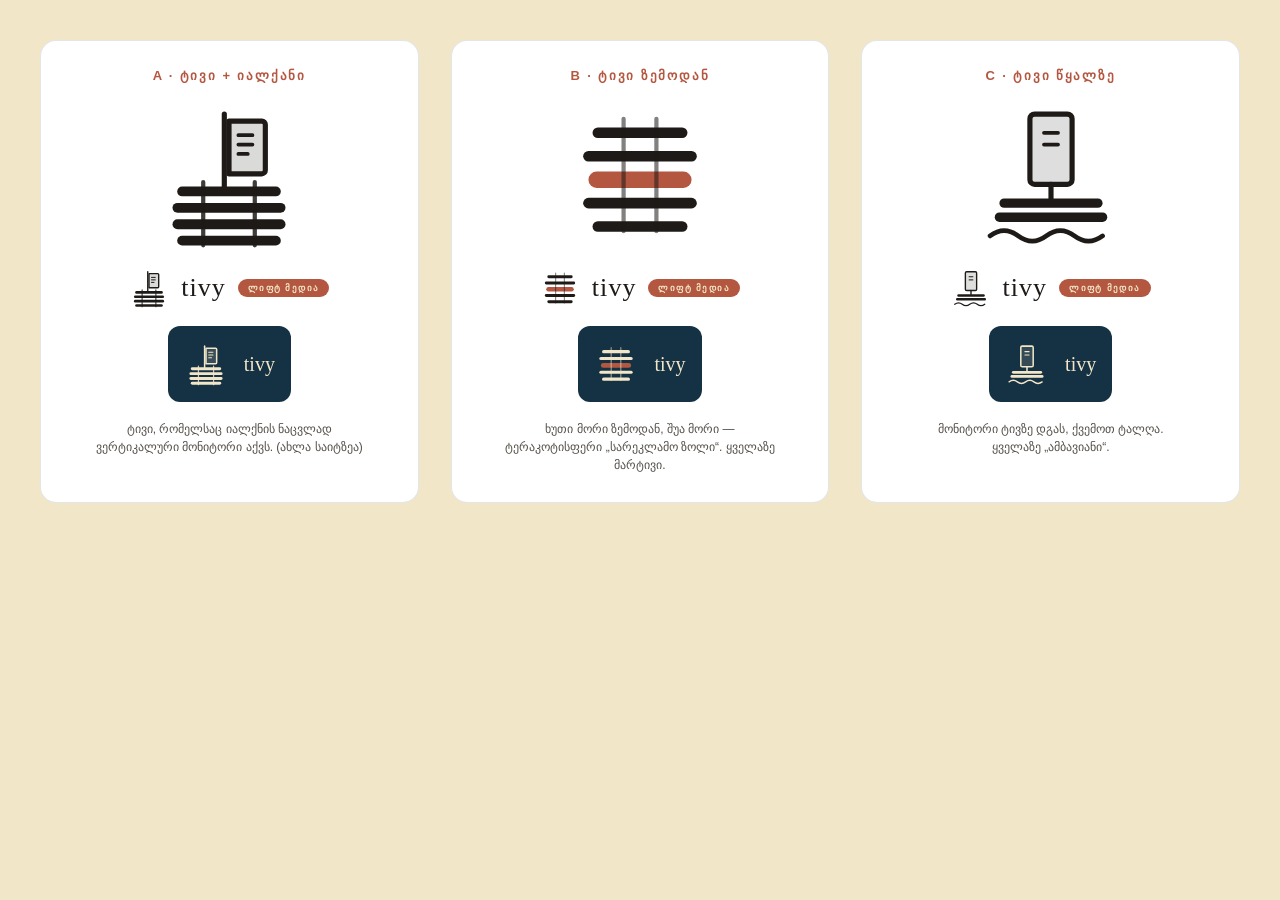
<file: assets/logo-concepts.html>
<html><head><link rel="stylesheet" href="http://localhost:5173/css/styles.css">
<style>
body{margin:0;background:#F2E6C8;font-family:FiraGO,sans-serif;color:#1E1A17;padding:40px}
.row{display:grid;grid-template-columns:repeat(3,1fr);gap:32px}
.opt{background:#fff;border-radius:16px;padding:28px;display:flex;flex-direction:column;align-items:center;gap:18px;border:1px solid rgba(21,49,68,.12)}
.opt h3{margin:0;font:700 13px/1 "Noto Sans Georgian",sans-serif;letter-spacing:.14em;color:#B45740;text-transform:uppercase}
.big{width:150px;height:150px;color:#1E1A17}
.dark{background:#153144;border-radius:12px;padding:16px;display:flex;gap:16px;align-items:center;color:#F2E6C8}
.dark svg{width:44px;height:44px}
.lock{display:flex;align-items:center;gap:12px}
.lock svg{width:40px;height:40px}
.lock .w{font:500 26px FiraGO;letter-spacing:.04em}
.lock .t{font:700 9px "Noto Sans Georgian";letter-spacing:.16em;background:#B45740;color:#F2E6C8;padding:4px 10px;border-radius:99px;text-transform:uppercase}
.note{font-size:12px;color:#55504A;text-align:center;line-height:1.5;margin:0}
</style></head><body>
<svg width="0" height="0" style="position:absolute"><defs>
<symbol id="A" viewBox="0 0 64 64" fill="none" stroke="currentColor" stroke-width="2.2" stroke-linejoin="round" stroke-linecap="round">
  <path d="M12 39h40" stroke-width="4.2"/><path d="M10 46h44" stroke-width="4.2"/><path d="M10 53h44" stroke-width="4.2"/><path d="M12 60h40" stroke-width="4.2"/>
  <path d="M21 35v27M43 35v27" stroke-width="1.8" opacity=".85"/>
  <path d="M30 37V6"/><path d="M32 9h14a1.5 1.5 0 0 1 1.5 1.5V30a1.5 1.5 0 0 1-1.5 1.5H32z" fill="currentColor" fill-opacity=".16"/><path d="M36 15h6M36 19h6M36 23h4" stroke-width="1.6"/>
</symbol>
<symbol id="B" viewBox="0 0 64 64" fill="none" stroke="currentColor" stroke-width="4.5" stroke-linecap="round">
  <!-- raft from above: five logs; the middle one is the terracotta screen -->
  <path d="M14 14h36"/><path d="M10 24h44"/><path d="M10 44h44"/><path d="M14 54h36"/>
  <rect x="10" y="30.5" width="44" height="7" rx="3.5" fill="#B45740" stroke="none"/>
  <path d="M25 8v48M39 8v48" stroke-width="1.8" opacity=".55"/>
</symbol>
<symbol id="C" viewBox="0 0 64 64" fill="none" stroke="currentColor" stroke-width="2.2" stroke-linejoin="round" stroke-linecap="round">
  <!-- raft on water carrying a vertical screen -->
  <rect x="23" y="6" width="18" height="30" rx="2" fill="currentColor" fill-opacity=".14"/>
  <path d="M29 14h6M29 19h6" stroke-width="1.6"/>
  <path d="M32 36v6"/>
  <path d="M12 44h40" stroke-width="4"/><path d="M10 50h44" stroke-width="4"/>
  <path d="M6 58c4-3 8-3 12 0s8 3 12 0 8-3 12 0 8 3 12 0" stroke-width="2"/>
</symbol>
</defs></svg>
<div class="row">
  <div class="opt"><h3>A · ტივი + იალქანი</h3><svg class="big"><use href="#A"/></svg>
    <div class="lock"><svg><use href="#A"/></svg><span class="w">tivy</span><span class="t">ლიფტ მედია</span></div>
    <div class="dark"><svg><use href="#A"/></svg><span style="font:500 20px FiraGO">tivy</span></div>
    <p class="note">ტივი, რომელსაც იალქნის ნაცვლად<br>ვერტიკალური მონიტორი აქვს. (ახლა საიტზეა)</p></div>
  <div class="opt"><h3>B · ტივი ზემოდან</h3><svg class="big"><use href="#B"/></svg>
    <div class="lock"><svg><use href="#B"/></svg><span class="w">tivy</span><span class="t">ლიფტ მედია</span></div>
    <div class="dark"><svg><use href="#B"/></svg><span style="font:500 20px FiraGO">tivy</span></div>
    <p class="note">ხუთი მორი ზემოდან, შუა მორი —<br>ტერაკოტისფერი „სარეკლამო ზოლი“. ყველაზე მარტივი.</p></div>
  <div class="opt"><h3>C · ტივი წყალზე</h3><svg class="big"><use href="#C"/></svg>
    <div class="lock"><svg><use href="#C"/></svg><span class="w">tivy</span><span class="t">ლიფტ მედია</span></div>
    <div class="dark"><svg><use href="#C"/></svg><span style="font:500 20px FiraGO">tivy</span></div>
    <p class="note">მონიტორი ტივზე დგას, ქვემოთ ტალღა.<br>ყველაზე „ამბავიანი“.</p></div>
</div>
</body></html>
</file>
